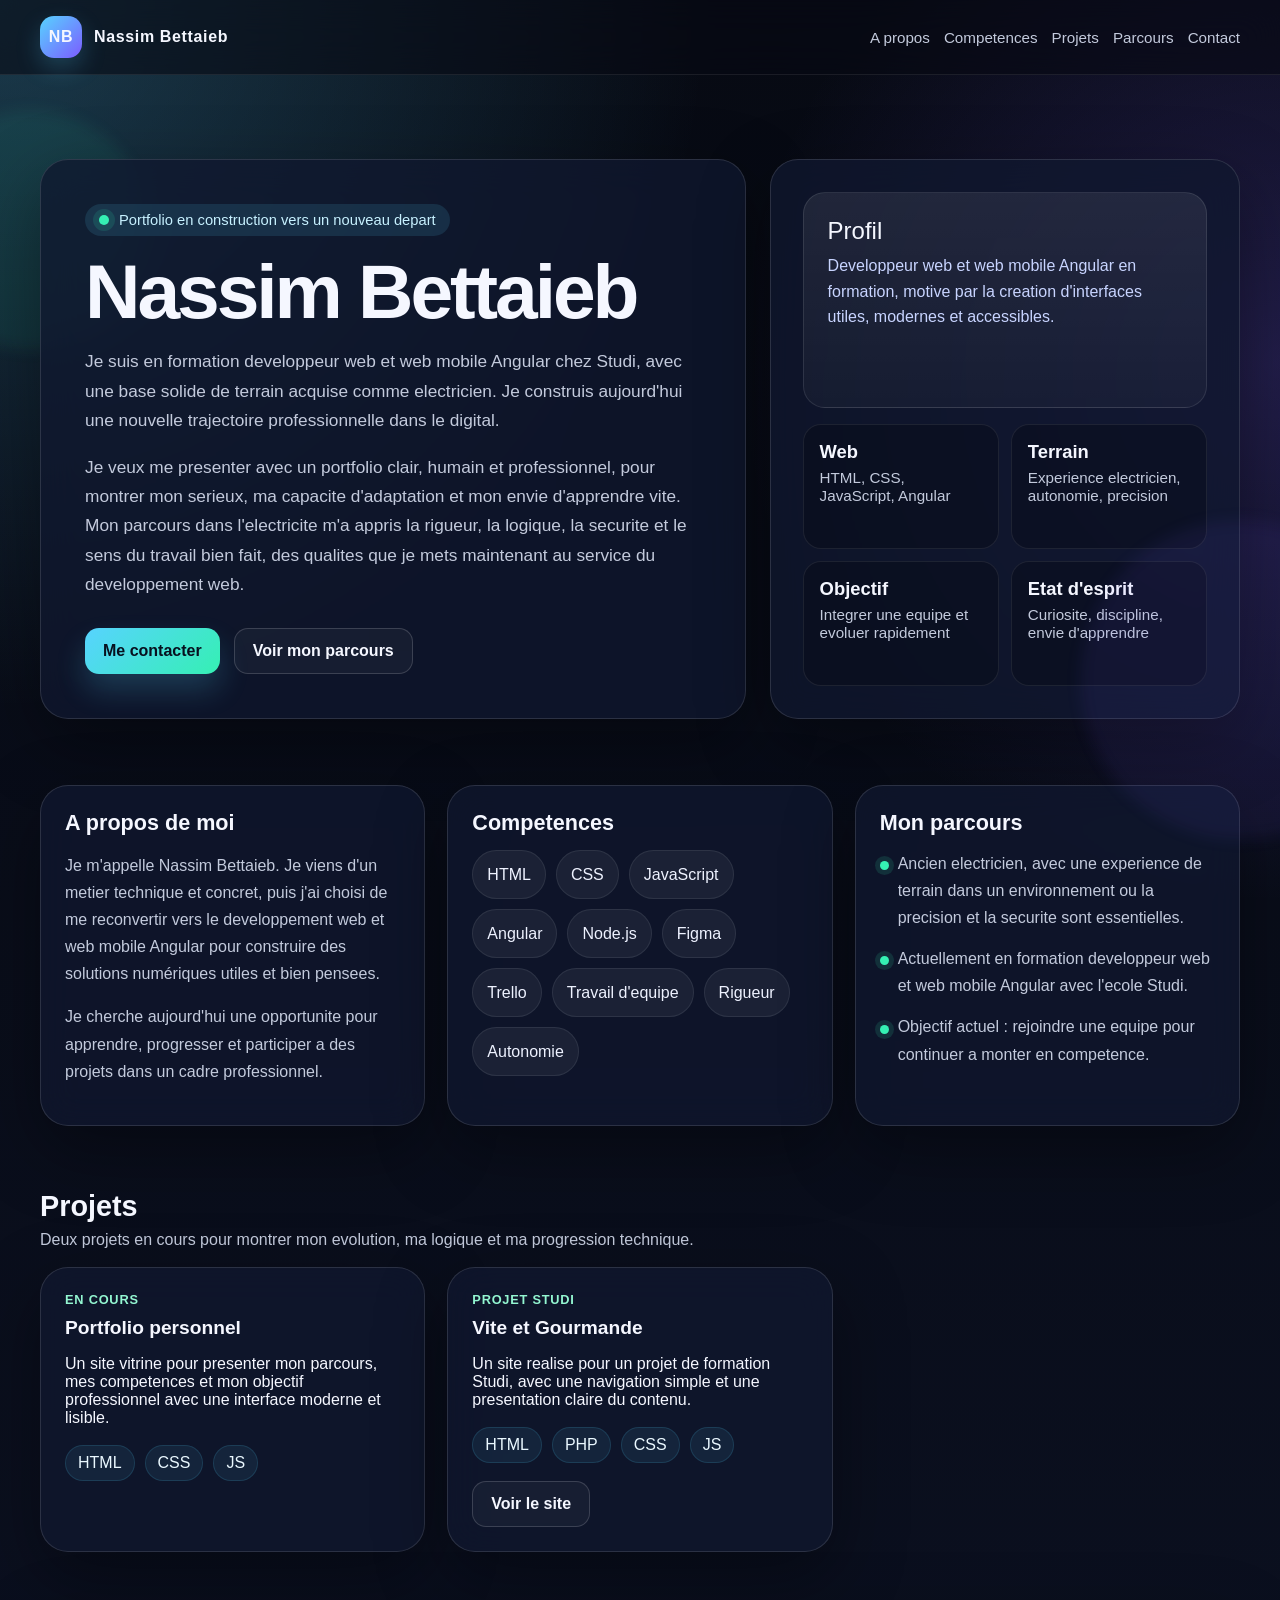
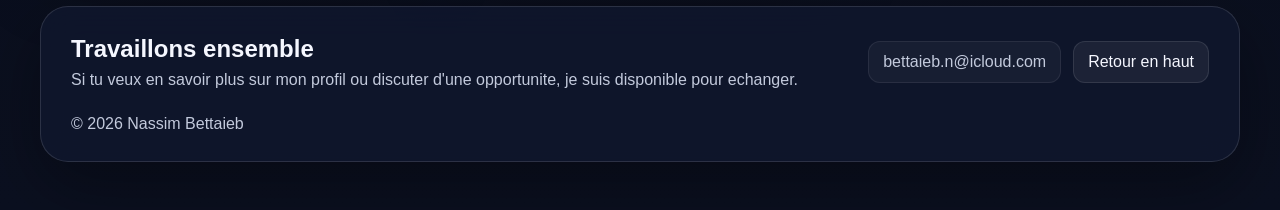
<file: index.html>
<!DOCTYPE html>
<html lang="fr">
<head>
    <meta charset="UTF-8">
    <meta name="viewport" content="width=device-width, initial-scale=1.0">
    <meta name="description" content="Portfolio de Nassim Bettaieb, developpeur web et web mobile Angular en formation chez Studi, avec une experience en electricite.">
    <title>Nassim Bettaieb | Portfolio</title>
    <link rel="stylesheet" href="css/style.css">
</head>
<body>
    <div class="page">
        <header class="topbar">
            <div class="container topbar-inner">
                <a class="brand reveal" href="#accueil" aria-label="Retour à l'accueil">
                    <span class="brand-mark">NB</span>
                    <span>Nassim Bettaieb</span>
                </a>
                <button class="menu-toggle reveal" type="button" aria-label="Ouvrir le menu" aria-expanded="false" aria-controls="navigation-principale">
                    <span></span>
                    <span></span>
                    <span></span>
                </button>
                <nav class="nav" id="navigation-principale" aria-label="Navigation principale">
                    <a class="reveal" href="#apropos">A propos</a>
                    <a class="reveal" href="#competences">Competences</a>
                    <a class="reveal" href="#projets">Projets</a>
                    <a class="reveal" href="#parcours">Parcours</a>
                    <a class="reveal" href="#contact">Contact</a>
                </nav>
            </div>
        </header>

        <main id="accueil">
            <section class="hero">
                <div class="container hero-grid">
                    <article class="panel hero-copy reveal">
                        <div class="eyebrow">Portfolio en construction vers un nouveau depart</div>
                        <h1>Nassim Bettaieb</h1>
                        <p class="lead">Je suis en formation developpeur web et web mobile Angular chez Studi, avec une base solide de terrain acquise comme electricien. Je construis aujourd'hui une nouvelle trajectoire professionnelle dans le digital.</p>
                        <p>Je veux me presenter avec un portfolio clair, humain et professionnel, pour montrer mon serieux, ma capacite d'adaptation et mon envie d'apprendre vite. Mon parcours dans l'electricite m'a appris la rigueur, la logique, la securite et le sens du travail bien fait, des qualites que je mets maintenant au service du developpement web.</p>
                        <div class="cta-row">
                            <a class="button primary reveal" href="#contact">Me contacter</a>
                            <a class="button secondary reveal" href="#parcours">Voir mon parcours</a>
                        </div>
                    </article>

                    <aside class="panel hero-aside reveal">
                        <div class="profile-card">
                            <p class="profile-name">Profil</p>
                            <p class="profile-role">Developpeur web et web mobile Angular en formation, motive par la creation d'interfaces utiles, modernes et accessibles.</p>
                        </div>
                        <div class="stats" aria-label="Points forts">
                            <div class="stat">
                                <strong>Web</strong>
                                <span>HTML, CSS, JavaScript, Angular</span>
                            </div>
                            <div class="stat">
                                <strong>Terrain</strong>
                                <span>Experience electricien, autonomie, precision</span>
                            </div>
                            <div class="stat">
                                <strong>Objectif</strong>
                                <span>Integrer une equipe et evoluer rapidement</span>
                            </div>
                            <div class="stat">
                                <strong>Etat d'esprit</strong>
                                <span>Curiosite, discipline, envie d'apprendre</span>
                            </div>
                        </div>
                    </aside>
                </div>
            </section>

            <section class="section" id="apropos">
                <div class="container section-grid">
                    <article class="panel section-card reveal">
                        <h2>A propos de moi</h2>
                        <p>Je m'appelle Nassim Bettaieb. Je viens d'un metier technique et concret, puis j'ai choisi de me reconvertir vers le developpement web et web mobile Angular pour construire des solutions numériques utiles et bien pensees.</p>
                        <p>Je cherche aujourd'hui une opportunite pour apprendre, progresser et participer a des projets dans un cadre professionnel.</p>
                    </article>

                    <article class="panel section-card reveal" id="competences">
                        <h2>Competences</h2>
                        <ul class="tag-list">
                            <li>HTML</li>
                            <li>CSS</li>
                            <li>JavaScript</li>
                            <li>Angular</li>
                            <li>Node.js</li>
                            <li>Figma</li>
                            <li>Trello</li>
                            <li>Travail d'equipe</li>
                            <li>Rigueur</li>
                            <li>Autonomie</li>
                        </ul>
                    </article>

                    <article class="panel section-card reveal" id="parcours">
                        <h2>Mon parcours</h2>
                        <ul class="timeline">
                            <li>Ancien electricien, avec une experience de terrain dans un environnement ou la precision et la securite sont essentielles.</li>
                            <li>Actuellement en formation developpeur web et web mobile Angular avec l'ecole Studi.</li>
                            <li>Objectif actuel : rejoindre une equipe pour continuer a monter en competence.</li>
                        </ul>
                    </article>
                </div>
            </section>

            <section class="section" id="projets">
                <div class="container">
                    <div class="section-heading reveal">
                        <h2>Projets</h2>
                        <p>Deux projets en cours pour montrer mon evolution, ma logique et ma progression technique.</p>
                    </div>
                    <div class="projects-grid">
                        <article class="panel project-card reveal">
                            <p class="project-label">En cours</p>
                            <h3>Portfolio personnel</h3>
                            <p>Un site vitrine pour presenter mon parcours, mes competences et mon objectif professionnel avec une interface moderne et lisible.</p>
                            <ul class="project-tags">
                                <li>HTML</li>
                                <li>CSS</li>
                                <li>JS</li>
                            </ul>
                        </article>
                        <article class="panel project-card reveal">
                            <p class="project-label">Projet Studi</p>
                            <h3>Vite et Gourmande</h3>
                            <p>Un site realise pour un projet de formation Studi, avec une navigation simple et une presentation claire du contenu.</p>
                            <ul class="project-tags project-tags-spaced">
                                <li>HTML</li>
                                <li>PHP</li>
                                <li>CSS</li>
                                <li>JS</li>
                            </ul>
                            <a class="button secondary" href="https://www.viteetgourmande1808.com/pages/index.html" target="_blank" rel="noopener noreferrer">Voir le site</a>
                        </article>
                    </div>
                </div>
            </section>
        </main>

        <footer class="footer" id="contact">
            <div class="container panel contact-strip reveal">
                <div>
                    <h2 style="margin: 0 0 8px;">Travaillons ensemble</h2>
                    <p>Si tu veux en savoir plus sur mon profil ou discuter d'une opportunite, je suis disponible pour echanger.</p>
                </div>
                <div class="contact-links">
                    <span class="contact-chip">bettaieb.n@icloud.com</span>
                    <a href="#accueil">Retour en haut</a>
                </div>
                <p style="width: 100%; margin-top: 8px;">&copy; <span data-year></span> Nassim Bettaieb</p>
            </div>
        </footer>
    </div>
    <script src="js/script.js"></script>
</body>
</html>
</file>
<file: css/style.css>
:root {
    --bg: #0b1020;
    --bg-soft: #11182d;
    --card: rgba(16, 24, 47, 0.78);
    --card-border: rgba(255, 255, 255, 0.12);
    --text: #f5f7ff;
    --muted: #c3cadc;
    --accent: #57d3ff;
    --accent-2: #7c5cff;
    --accent-3: #35f0b3;
    --shadow: 0 24px 70px rgba(0, 0, 0, 0.35);
}

* {
    box-sizing: border-box;
}

html {
    scroll-behavior: smooth;
}

body {
    margin: 0;
    font-family: "Segoe UI", "Trebuchet MS", Arial, sans-serif;
    color: var(--text);
    background:
        radial-gradient(circle at top left, rgba(87, 211, 255, 0.24), transparent 32%),
        radial-gradient(circle at right 20%, rgba(124, 92, 255, 0.22), transparent 28%),
        linear-gradient(180deg, #070a13 0%, var(--bg) 100%);
    min-height: 100vh;
}

.page {
    position: relative;
    overflow: hidden;
}

.page::before,
.page::after {
    content: "";
    position: fixed;
    inset: auto;
    border-radius: 50%;
    pointer-events: none;
    filter: blur(8px);
    opacity: 0.55;
}

.page::before {
    width: 240px;
    height: 240px;
    left: -90px;
    top: 110px;
    background: rgba(53, 240, 179, 0.14);
}

.page::after {
    width: 320px;
    height: 320px;
    right: -120px;
    bottom: 60px;
    background: rgba(124, 92, 255, 0.14);
}

.container {
    width: min(1200px, calc(100% - 32px));
    margin: 0 auto;
}

.topbar {
    position: sticky;
    top: 0;
    z-index: 20;
    backdrop-filter: blur(18px);
    background: rgba(7, 10, 19, 0.58);
    border-bottom: 1px solid rgba(255, 255, 255, 0.08);
}

.topbar-inner {
    display: flex;
    align-items: center;
    justify-content: space-between;
    gap: 16px;
    padding: 16px 0;
}

.menu-toggle {
    display: none;
    align-items: center;
    justify-content: center;
    flex-direction: column;
    gap: 5px;
    width: 46px;
    height: 46px;
    border: 1px solid rgba(255, 255, 255, 0.14);
    border-radius: 14px;
    background: rgba(255, 255, 255, 0.04);
    cursor: pointer;
}

.menu-toggle span {
    width: 18px;
    height: 2px;
    border-radius: 999px;
    background: var(--text);
    transition: transform 0.25s ease, opacity 0.25s ease;
}

.brand {
    display: inline-flex;
    align-items: center;
    gap: 12px;
    color: var(--text);
    text-decoration: none;
    font-weight: 700;
    letter-spacing: 0.04em;
}

.brand-mark {
    width: 42px;
    height: 42px;
    display: grid;
    place-items: center;
    border-radius: 14px;
    background: linear-gradient(135deg, var(--accent), var(--accent-2));
    box-shadow: 0 10px 24px rgba(87, 211, 255, 0.22);
}

.nav {
    display: flex;
    flex-wrap: wrap;
    gap: 14px;
    justify-content: flex-end;
}

.nav a {
    color: var(--muted);
    text-decoration: none;
    font-size: 0.95rem;
}

.nav a:hover {
    color: var(--text);
}

.hero {
    padding: 84px 0 44px;
}

.hero-grid {
    display: grid;
    grid-template-columns: 1.35fr 0.9fr;
    gap: 24px;
    align-items: stretch;
}

.panel {
    background: var(--card);
    border: 1px solid var(--card-border);
    border-radius: 28px;
    box-shadow: var(--shadow);
    backdrop-filter: blur(18px);
}

.hero-copy {
    padding: 44px;
    position: relative;
    overflow: hidden;
}

.eyebrow {
    display: inline-flex;
    align-items: center;
    gap: 10px;
    padding: 8px 14px;
    border-radius: 999px;
    background: rgba(87, 211, 255, 0.12);
    color: #c7f1ff;
    font-size: 0.92rem;
    margin-bottom: 18px;
}

.eyebrow::before {
    content: "";
    width: 10px;
    height: 10px;
    border-radius: 50%;
    background: var(--accent-3);
    box-shadow: 0 0 0 6px rgba(53, 240, 179, 0.12);
}

h1 {
    margin: 0;
    font-size: clamp(2.5rem, 6vw, 4.8rem);
    line-height: 0.98;
    letter-spacing: -0.04em;
}

.hero-copy p {
    color: var(--muted);
    font-size: 1.08rem;
    line-height: 1.7;
    max-width: 64ch;
}

.lead {
    margin-top: 18px;
    font-size: 1.15rem;
    color: #e8ecff;
}

.cta-row {
    display: flex;
    flex-wrap: wrap;
    gap: 14px;
    margin-top: 28px;
}

.button {
    display: inline-flex;
    align-items: center;
    justify-content: center;
    padding: 13px 18px;
    border-radius: 14px;
    text-decoration: none;
    font-weight: 700;
    transition: transform 0.2s ease, box-shadow 0.2s ease, background 0.2s ease;
}

.button:hover {
    transform: translateY(-2px);
}

.button.primary {
    color: #07111f;
    background: linear-gradient(135deg, var(--accent), var(--accent-3));
    box-shadow: 0 16px 30px rgba(87, 211, 255, 0.2);
}

.button.secondary {
    color: var(--text);
    border: 1px solid rgba(255, 255, 255, 0.16);
    background: rgba(255, 255, 255, 0.04);
}

.hero-aside {
    padding: 32px;
    display: grid;
    gap: 16px;
}

.profile-card {
    padding: 24px;
    border-radius: 22px;
    background: linear-gradient(180deg, rgba(255, 255, 255, 0.08), rgba(255, 255, 255, 0.03));
    border: 1px solid rgba(255, 255, 255, 0.1);
}

.profile-name {
    margin: 0 0 8px;
    font-size: 1.5rem;
}

.profile-role {
    margin: 0;
    color: #c8d4ff;
    line-height: 1.6;
}

.stats {
    display: grid;
    grid-template-columns: repeat(2, minmax(0, 1fr));
    gap: 12px;
}

.stat {
    padding: 16px;
    border-radius: 18px;
    background: rgba(7, 10, 19, 0.38);
    border: 1px solid rgba(255, 255, 255, 0.08);
}

.stat strong {
    display: block;
    font-size: 1.15rem;
    margin-bottom: 6px;
}

.stat span {
    color: var(--muted);
    font-size: 0.95rem;
}

.section {
    padding: 22px 0 42px;
}

.section-grid {
    display: grid;
    grid-template-columns: repeat(3, minmax(0, 1fr));
    gap: 22px;
}

.section-card {
    padding: 24px;
}

.section-card h2,
.section-card h3 {
    margin-top: 0;
}

.section-card h2 {
    font-size: 1.35rem;
    margin-bottom: 14px;
}

.section-card p,
.section-card li {
    color: var(--muted);
    line-height: 1.7;
}

.section-heading {
    margin-bottom: 18px;
}

.section-heading h2 {
    margin: 0 0 8px;
    font-size: 1.8rem;
}

.section-heading p {
    margin: 0;
    color: var(--muted);
}

.projects-grid {
    display: grid;
    grid-template-columns: repeat(3, minmax(0, 1fr));
    gap: 22px;
}

.project-card {
    padding: 24px;
}

.project-card h3 {
    margin: 0 0 12px;
    font-size: 1.2rem;
}

.project-label {
    margin: 0 0 10px;
    color: #93f6d1;
    font-weight: 700;
    letter-spacing: 0.06em;
    text-transform: uppercase;
    font-size: 0.8rem;
}

.project-tags {
    display: flex;
    flex-wrap: wrap;
    gap: 10px;
    padding: 0;
    margin: 18px 0 0;
    list-style: none;
}

.project-tags-spaced {
    margin-bottom: 18px;
}

.project-tags li {
    padding: 8px 12px;
    border-radius: 999px;
    background: rgba(87, 211, 255, 0.08);
    color: #eaf8ff;
    border: 1px solid rgba(87, 211, 255, 0.14);
}

.tag-list {
    display: flex;
    flex-wrap: wrap;
    gap: 10px;
    padding: 0;
    margin: 0;
    list-style: none;
}

.tag-list li {
    padding: 10px 14px;
    border-radius: 999px;
    background: rgba(255, 255, 255, 0.06);
    color: #eef2ff;
    border: 1px solid rgba(255, 255, 255, 0.08);
}

.timeline {
    display: grid;
    gap: 14px;
    padding: 0;
    margin: 0;
    list-style: none;
}

.timeline li {
    padding-left: 18px;
    position: relative;
}

.timeline li::before {
    content: "";
    position: absolute;
    left: 0;
    top: 0.7em;
    width: 9px;
    height: 9px;
    border-radius: 50%;
    background: var(--accent-3);
    box-shadow: 0 0 0 5px rgba(53, 240, 179, 0.12);
}

.footer {
    padding: 12px 0 48px;
}

.contact-strip {
    display: flex;
    flex-wrap: wrap;
    align-items: center;
    justify-content: space-between;
    gap: 18px;
    padding: 28px 30px;
}

.contact-strip p {
    margin: 0;
    color: var(--muted);
}

.contact-links {
    display: flex;
    flex-wrap: wrap;
    gap: 12px;
}

.contact-links a {
    color: var(--text);
    text-decoration: none;
    padding: 11px 14px;
    border-radius: 12px;
    background: rgba(255, 255, 255, 0.06);
    border: 1px solid rgba(255, 255, 255, 0.1);
}

.contact-links a:hover {
    background: rgba(87, 211, 255, 0.12);
}

.contact-chip {
    display: inline-flex;
    align-items: center;
    padding: 11px 14px;
    border-radius: 12px;
    color: var(--muted);
    background: rgba(255, 255, 255, 0.04);
    border: 1px solid rgba(255, 255, 255, 0.08);
}

.reveal {
    opacity: 0;
    transform: translateY(18px);
    transition: opacity 0.7s ease, transform 0.7s ease;
}

.reveal.is-visible {
    opacity: 1;
    transform: translateY(0);
}

@media (max-width: 900px) {
    .hero-grid,
    .section-grid {
        grid-template-columns: 1fr;
    }

    .projects-grid {
        grid-template-columns: 1fr;
    }

    .topbar-inner {
        flex-wrap: wrap;
        align-items: flex-start;
        position: relative;
    }

    .menu-toggle {
        display: inline-flex;
        margin-left: auto;
    }

    .nav {
        display: none;
        position: absolute;
        top: calc(100% + 10px);
        right: 0;
        width: min(280px, calc(100vw - 32px));
        flex-direction: column;
        gap: 10px;
        padding: 14px;
        justify-content: flex-start;
        align-items: flex-start;
        background: rgba(7, 10, 19, 0.96);
        border: 1px solid rgba(255, 255, 255, 0.12);
        border-radius: 18px;
        box-shadow: var(--shadow);
    }

    .nav.is-open {
        display: flex;
    }

    .contact-strip {
        align-items: flex-start;
    }

    .hero-copy,
    .hero-aside,
    .contact-strip {
        padding-left: 24px;
        padding-right: 24px;
    }
}

@media (max-width: 640px) {
    .nav {
        width: min(260px, calc(100vw - 20px));
        right: 0;
    }
}

@media (max-width: 640px) {
    .container {
        width: min(1200px, calc(100% - 20px));
    }

    .hero {
        padding-top: 26px;
        padding-bottom: 28px;
    }

    .hero-copy {
        padding: 28px 20px;
    }

    .hero-aside {
        padding: 20px;
    }

    .section {
        padding: 14px 0 34px;
    }

    .section-card {
        padding: 20px;
    }

    .contact-strip {
        padding: 22px 20px;
    }

    .cta-row,
    .contact-links {
        width: 100%;
    }

    .button,
    .contact-links a,
    .contact-chip {
        width: 100%;
    }

    .hero-copy p,
    .lead {
        font-size: 1rem;
    }

    .stats {
        grid-template-columns: 1fr;
    }

    .section-heading h2 {
        font-size: 1.5rem;
    }

    .project-card,
    .section-card {
        padding: 18px;
    }
}
</file>
